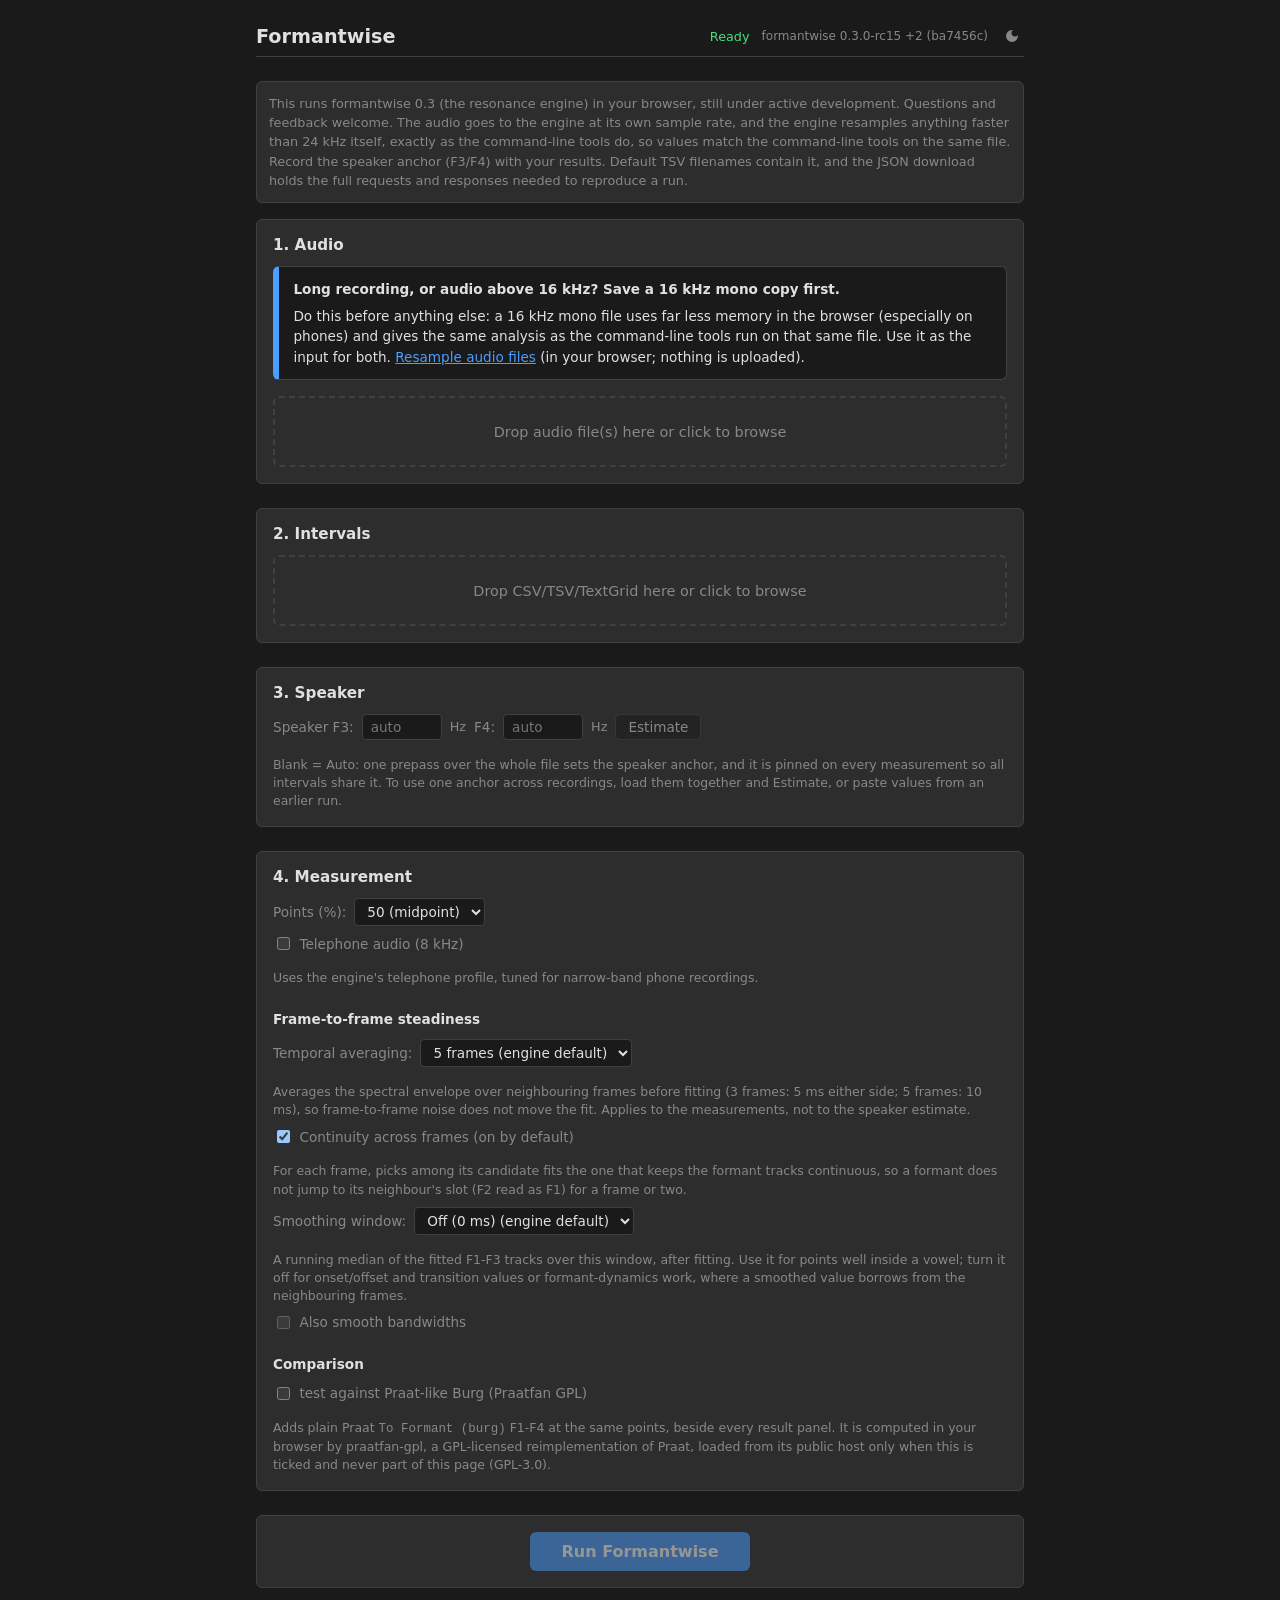
<file: index.html>
<!doctype html>
<html lang="en">
<head>
<meta charset="utf-8" />
<meta name="viewport" content="width=device-width, initial-scale=1" />
<title>Formantwise</title>
<meta name="description" content="Formantwise - vowel formant extraction in the browser" />
<meta http-equiv="refresh" content="0; url=formantwise.html" />
<script>location.replace('formantwise.html' + location.search + location.hash);</script>
</head>
<body><p><a href="formantwise.html">Formantwise</a></p></body>
</html>
</file>
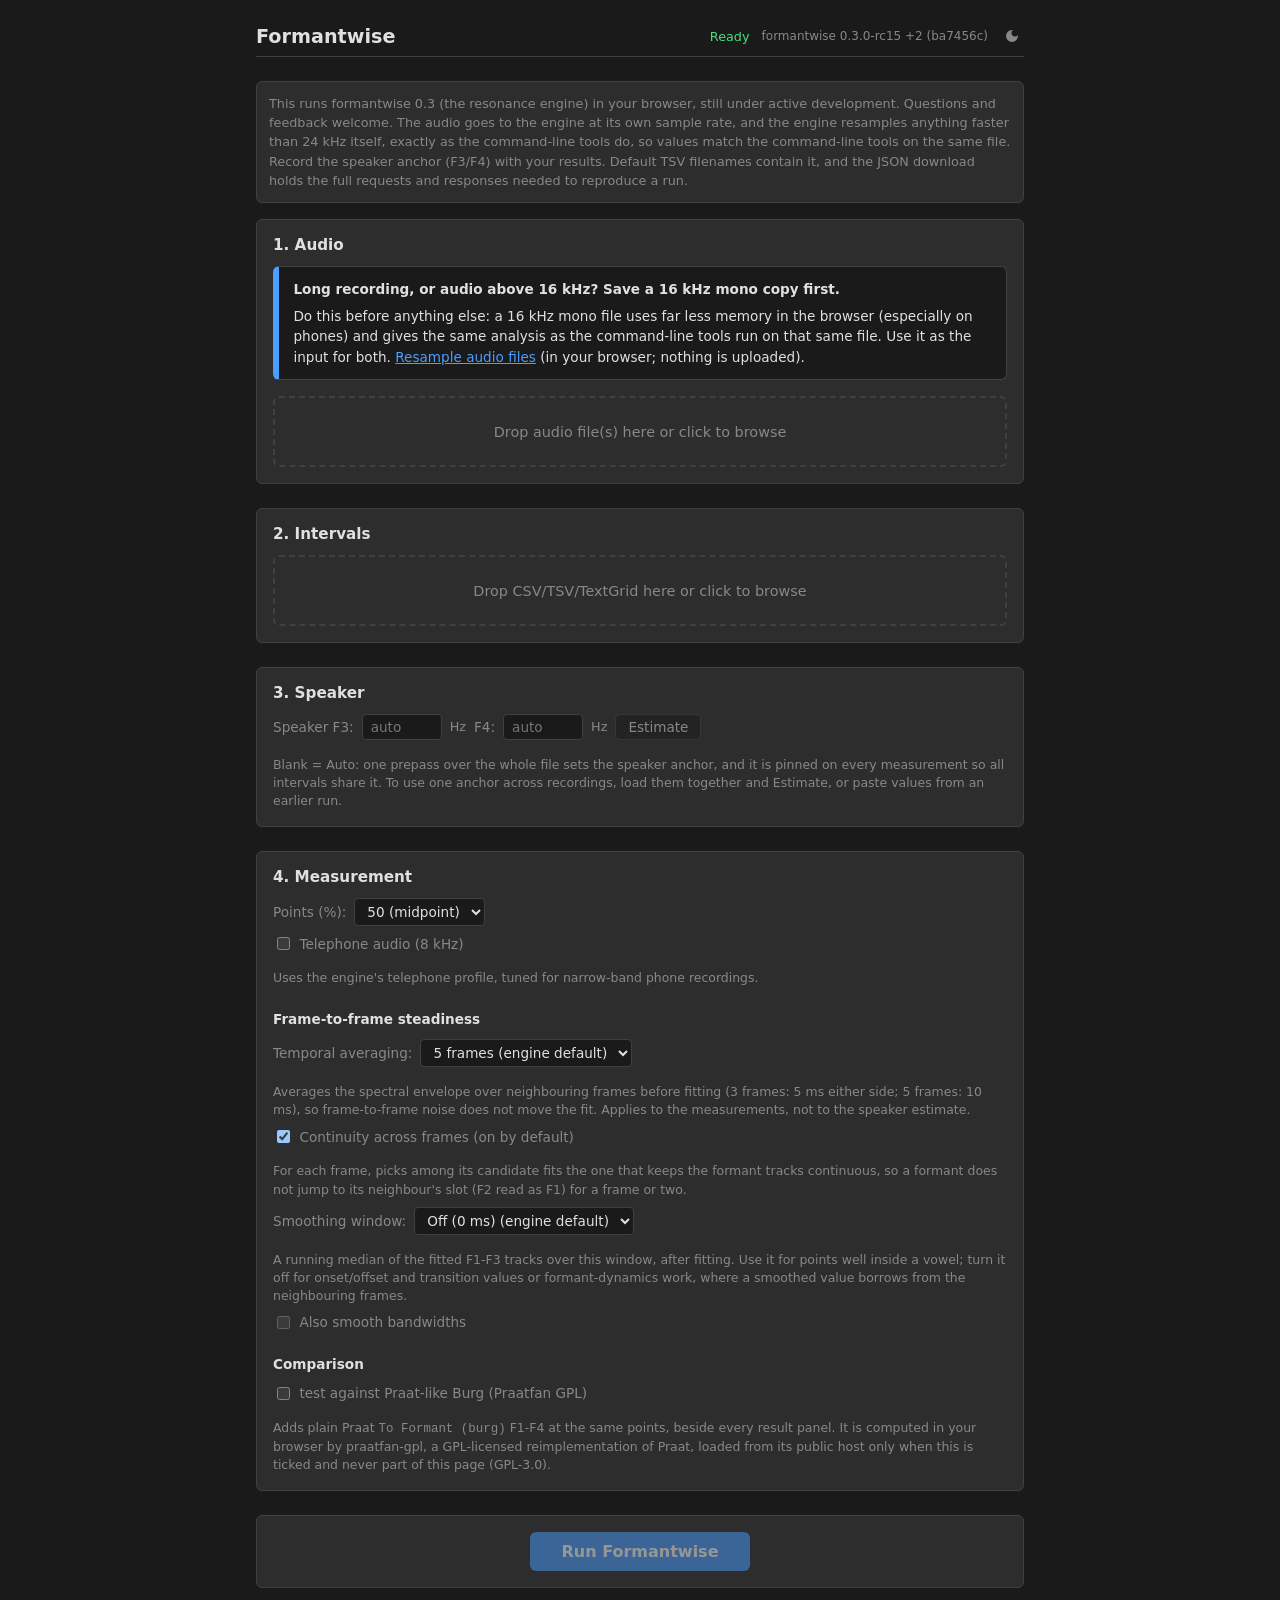
<file: formantwise.html>
<!doctype html>
<html lang="en">
	<head>
		<meta charset="utf-8" />
		<link rel="icon" type="image/png" sizes="32x32" href="./favicon-32.png" />
		<link rel="icon" type="image/png" sizes="192x192" href="./icon-192.png" />
		<link rel="apple-touch-icon" sizes="180x180" href="./apple-touch-icon.png" />
		<meta name="viewport" content="width=device-width, initial-scale=1" />
		<meta name="description" content="Formantwise - vowel formant extraction in the browser" />
		<title>Formantwise</title>
		
		<link href="./_app/immutable/assets/0.Cd2JgyGn.css" rel="stylesheet">
		<link href="./_app/immutable/assets/5.CSBCaCYj.css" rel="stylesheet">
		<link rel="modulepreload" href="./_app/immutable/entry/start.DSqgFA-A.js">
		<link rel="modulepreload" href="./_app/immutable/chunks/CtJIVcbz.js">
		<link rel="modulepreload" href="./_app/immutable/chunks/Cq8vSiRe.js">
		<link rel="modulepreload" href="./_app/immutable/chunks/CO9ziMe3.js">
		<link rel="modulepreload" href="./_app/immutable/chunks/Dh_nFDMP.js">
		<link rel="modulepreload" href="./_app/immutable/entry/app.CrcAJDzx.js">
		<link rel="modulepreload" href="./_app/immutable/chunks/C1FmrZbK.js">
		<link rel="modulepreload" href="./_app/immutable/chunks/CV9ZDthy.js">
		<link rel="modulepreload" href="./_app/immutable/nodes/0.nas5zmvl.js">
		<link rel="modulepreload" href="./_app/immutable/chunks/xMOjxgW7.js">
		<link rel="modulepreload" href="./_app/immutable/nodes/2.BvBYnXrd.js">
		<link rel="modulepreload" href="./_app/immutable/chunks/8HgxdsNw.js">
		<link rel="modulepreload" href="./_app/immutable/nodes/5.COV66oII.js">
		<link rel="modulepreload" href="./_app/immutable/chunks/DAECY2oT.js">
		<link rel="modulepreload" href="./_app/immutable/chunks/C6HdRvh3.js">
		<link rel="modulepreload" href="./_app/immutable/chunks/DsAujsvO.js"><title>Formantwise - Vowel Formant Extraction</title><!-- HEAD_svelte-1i406wz_START --><!-- HEAD_svelte-1i406wz_END -->
	</head>
	<body data-sveltekit-preload-data="hover">
		<div style="display: contents">     <div class="page svelte-wryznd"><header class="page-header svelte-wryznd"><div class="header-left svelte-wryznd"> <h1 class="svelte-wryznd" data-svelte-h="svelte-egu84j">Formantwise</h1></div> <div class="header-right svelte-wryznd"><span class="status loading svelte-wryznd" data-svelte-h="svelte-1pmo9wb">Loading engine...</span> <button class="theme-btn svelte-wryznd" title="Toggle theme"><svg viewBox="0 0 24 24" fill="currentColor" width="16" height="16"><path d="M12 3a9 9 0 109 9c0-.46-.04-.92-.1-1.36a5.389 5.389 0 01-4.4 2.26 5.403 5.403 0 01-3.14-9.8c-.44-.06-.9-.1-1.36-.1z"></path></svg></button></div></header> <main class="content"><p class="disclaimer svelte-wryznd">This runs formantwise 0.3 (the resonance engine) in your browser, still under active development. Questions and feedback welcome. The audio goes to the engine at its own sample rate, and the engine resamples anything faster than 24 kHz itself, exactly as the command-line tools do, so values match the command-line tools on the same file. Record the speaker anchor (F3/F4) with your results. Default TSV filenames contain it, and the JSON download holds the full requests and responses needed to reproduce a run.</p>   <section class="section svelte-wryznd"><h2 class="svelte-wryznd" data-svelte-h="svelte-a7iem7">1. Audio</h2> <div class="recommend svelte-wryznd" role="note" data-svelte-h="svelte-1gho8e6"><p class="recommend-title svelte-wryznd">Long recording, or audio above 16 kHz? Save a 16 kHz mono copy first.</p> <p class="svelte-wryznd">Do this before anything else: a 16 kHz mono file uses far less memory in the browser
					(especially on phones) and gives the same analysis as the command-line tools run on that
					same file. Use it as the input for both.
					<a href="./resample" class="svelte-wryznd">Resample audio files</a> (in your browser; nothing is uploaded).</p></div>  <div class="drop-zone svelte-wryznd"><input type="file" accept=".wav,.flac,.mp3,.ogg" multiple id="audio-input" class="svelte-wryznd"> <label for="audio-input" class="drop-label svelte-wryznd" data-svelte-h="svelte-oqkydc">Drop audio file(s) here or click to browse</label></div>  </section>  <section class="section svelte-wryznd"><h2 class="svelte-wryznd" data-svelte-h="svelte-1e0blog">2. Intervals</h2>  <div class="drop-zone svelte-wryznd"><input type="file" accept=".csv,.tsv,.txt,.TextGrid" id="interval-input" class="svelte-wryznd"> <label for="interval-input" class="drop-label svelte-wryznd" data-svelte-h="svelte-1g37v4f">Drop CSV/TSV/TextGrid here or click to browse</label></div>  </section>  <section class="section svelte-wryznd"><h2 class="svelte-wryznd" data-svelte-h="svelte-1fkaa0u">3. Speaker</h2> <div class="params-grid svelte-wryznd"><div class="form-row svelte-wryznd"><label for="spk-f3" title="The speaker's F3, which scales every fit's priors and search boxes" class="svelte-wryznd" data-svelte-h="svelte-1icb6xp">Speaker F3:</label> <input id="spk-f3" type="number" placeholder="auto" class="num-input svelte-wryznd" value=""> <span class="unit svelte-wryznd" data-svelte-h="svelte-d0ejfh">Hz</span> <label for="spk-f4" title="The speaker's F4" class="svelte-wryznd" data-svelte-h="svelte-r3mr0o">F4:</label> <input id="spk-f4" type="number" placeholder="auto" class="num-input svelte-wryznd" value=""> <span class="unit svelte-wryznd" data-svelte-h="svelte-d0ejfh">Hz</span> <button class="estimate-btn svelte-wryznd" disabled>Estimate</button></div>    <p class="hint svelte-wryznd" data-svelte-h="svelte-10xjvwh">Blank = Auto: one prepass over the whole file sets the speaker anchor, and it is pinned on every measurement so all intervals share it. To use one anchor across recordings, load them together and Estimate, or paste values from an earlier run.</p></div></section>  <section class="section svelte-wryznd"><h2 class="svelte-wryznd" data-svelte-h="svelte-18hem8g">4. Measurement</h2> <div class="params-grid svelte-wryznd"><div class="form-row svelte-wryznd"><label for="points-preset" class="svelte-wryznd" data-svelte-h="svelte-y5f23s">Points (%):</label> <select id="points-preset" class="svelte-wryznd"><option value="50" data-svelte-h="svelte-s97lez">50 (midpoint)</option><option value="20,50,80" data-svelte-h="svelte-1qj85ng">20, 50, 80</option><option value="25,50,75" data-svelte-h="svelte-16naxsc">25, 50, 75</option><option value="custom" data-svelte-h="svelte-15u4c16">Custom</option></select> </div>  <div class="form-row svelte-wryznd"><label class="check svelte-wryznd" title="Uses the engine's telephone profile (+telephone.yaml)"><input type="checkbox">
						Telephone audio (8 kHz)</label></div> <p class="hint svelte-wryznd" data-svelte-h="svelte-6juvlu">Uses the engine&#39;s telephone profile, tuned for narrow-band phone recordings.</p>  <h3 class="subhead svelte-wryznd" data-svelte-h="svelte-1etqvyn">Frame-to-frame steadiness</h3> <p class="hint svelte-wryznd" data-svelte-h="svelte-2nsx6h">Reading the engine&#39;s defaults...</p> <div class="form-row svelte-wryznd"><label for="tavg-select" title="Engine key temporal_average (1, 3 or 5)" class="svelte-wryznd" data-svelte-h="svelte-1mg1x6g">Temporal averaging:</label> <select id="tavg-select" disabled class="svelte-wryznd"><option value="1">Off (single frame)</option><option value="3">3 frames</option><option value="5">5 frames</option></select></div> <p class="hint svelte-wryznd" data-svelte-h="svelte-13ch9s9">Averages the spectral envelope over neighbouring frames before fitting (3 frames: 5 ms either side; 5 frames: 10 ms), so frame-to-frame noise does not move the fit. Applies to the measurements, not to the speaker estimate.</p> <div class="form-row svelte-wryznd"><label class="check svelte-wryznd" title="Engine key viterbi_lambda (0 = off)"><input type="checkbox" disabled>
						Continuity across frames</label></div> <p class="hint svelte-wryznd" data-svelte-h="svelte-jwz6t3">For each frame, picks among its candidate fits the one that keeps the formant tracks continuous, so a formant does not jump to its neighbour&#39;s slot (F2 read as F1) for a frame or two.</p>  <div class="form-row svelte-wryznd"><label for="smooth-select" title="Engine key smooth_window_ms (0 = off)" class="svelte-wryznd" data-svelte-h="svelte-a8uor8">Smoothing window:</label> <select id="smooth-select" disabled class="svelte-wryznd"><option value="0">Off (0 ms)</option><option value="15">15 ms</option><option value="25">25 ms</option><option value="40">40 ms</option></select></div> <p class="hint svelte-wryznd">A running median of the fitted F1-F3 tracks over this window, after fitting. Use it for points well inside a vowel; turn it off for onset/offset and transition values or formant-dynamics work, where a smoothed value borrows from the neighbouring frames.</p> <div class="form-row svelte-wryznd"><label class="check svelte-wryznd" title="Adds B1_smooth-B3_smooth beside the raw bandwidths: the same window over each interval's dense track, bandwidths pinned at the engine's bound left out"><input type="checkbox" >
						Also smooth bandwidths</label></div>   <h3 class="subhead svelte-wryznd" data-svelte-h="svelte-9wmtt2">Comparison</h3> <div class="form-row svelte-wryznd"><label class="check svelte-wryznd"><input type="checkbox">
						test against Praat-like Burg (Praatfan GPL)</label></div> <p class="hint svelte-wryznd">Adds plain Praat <code class="svelte-wryznd" data-svelte-h="svelte-198w977">To Formant (burg)</code> F1-F4 at the same points, beside every result panel. It is computed in your browser by praatfan-gpl, a GPL-licensed reimplementation of Praat, loaded from its public host only when this is ticked and never part of this page (GPL-3.0).</p> </div></section>   <section class="section run-section svelte-wryznd"><button class="run-btn svelte-wryznd" disabled>Run Formantwise</button> </section>  </main> </div> 
			
			<script>
				{
					__sveltekit_15zteoi = {
						base: location.protocol === "data:" ? "" : new URL(".", location.href).pathname.slice(0, -1)
					};

					const element = document.currentScript.parentElement;

					Promise.all([
						import("./_app/immutable/entry/start.DSqgFA-A.js"),
						import("./_app/immutable/entry/app.CrcAJDzx.js")
					]).then(([kit, app]) => {
						kit.start(app, element, {
							node_ids: [0, 2, 5],
							data: [null,null,null],
							form: null,
							error: null
						});
					});
				}
			</script>
		</div>
	</body>
</html>
</file>
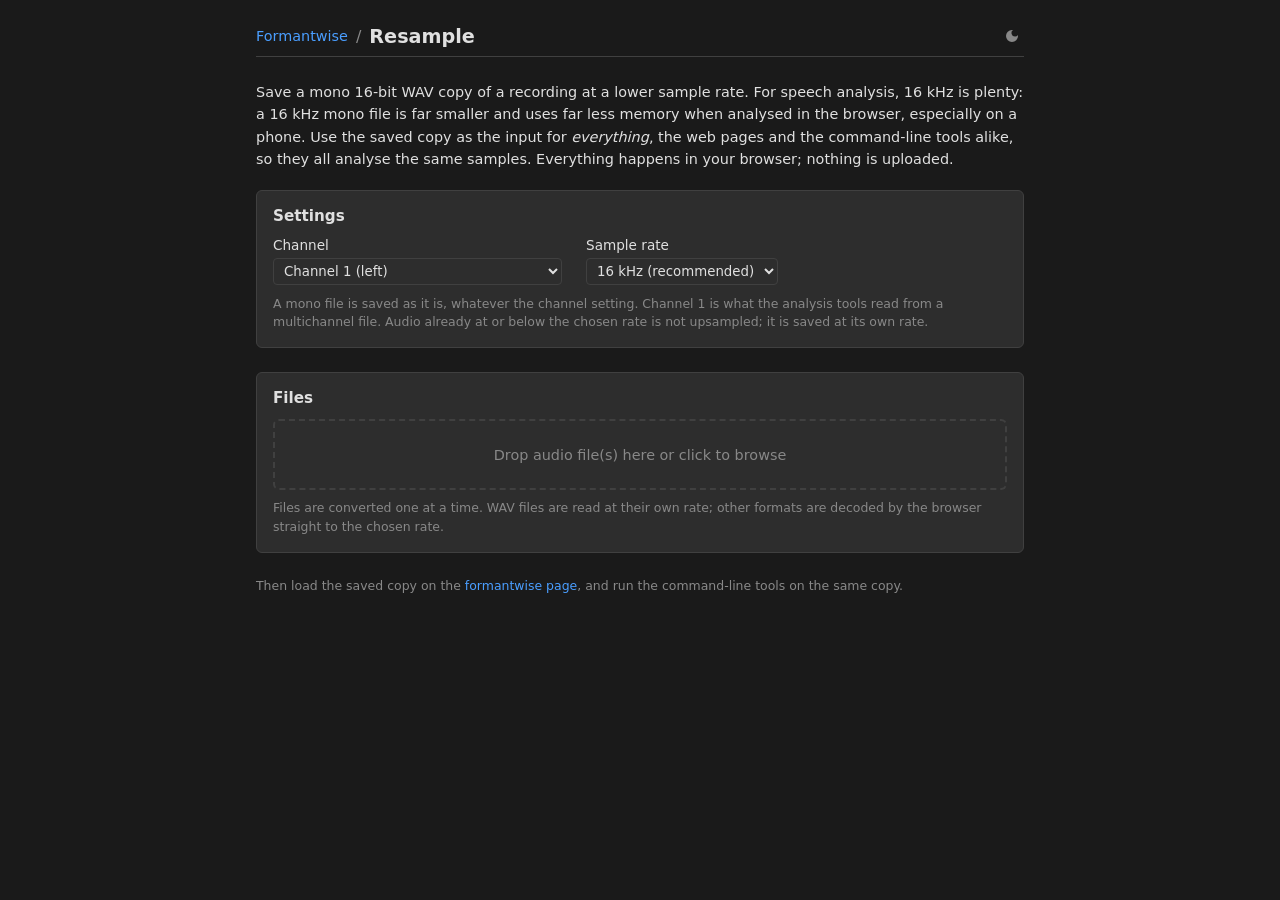
<file: resample.html>
<!doctype html>
<html lang="en">
	<head>
		<meta charset="utf-8" />
		<link rel="icon" type="image/png" sizes="32x32" href="./favicon-32.png" />
		<link rel="icon" type="image/png" sizes="192x192" href="./icon-192.png" />
		<link rel="apple-touch-icon" sizes="180x180" href="./apple-touch-icon.png" />
		<meta name="viewport" content="width=device-width, initial-scale=1" />
		<meta name="description" content="Formantwise - vowel formant extraction in the browser" />
		<title>Formantwise</title>
		
		<link href="./_app/immutable/assets/0.Cd2JgyGn.css" rel="stylesheet">
		<link href="./_app/immutable/assets/6.BuXWp9LW.css" rel="stylesheet">
		<link rel="modulepreload" href="./_app/immutable/entry/start.DSqgFA-A.js">
		<link rel="modulepreload" href="./_app/immutable/chunks/CtJIVcbz.js">
		<link rel="modulepreload" href="./_app/immutable/chunks/Cq8vSiRe.js">
		<link rel="modulepreload" href="./_app/immutable/chunks/CO9ziMe3.js">
		<link rel="modulepreload" href="./_app/immutable/chunks/Dh_nFDMP.js">
		<link rel="modulepreload" href="./_app/immutable/entry/app.CrcAJDzx.js">
		<link rel="modulepreload" href="./_app/immutable/chunks/C1FmrZbK.js">
		<link rel="modulepreload" href="./_app/immutable/chunks/CV9ZDthy.js">
		<link rel="modulepreload" href="./_app/immutable/nodes/0.nas5zmvl.js">
		<link rel="modulepreload" href="./_app/immutable/chunks/xMOjxgW7.js">
		<link rel="modulepreload" href="./_app/immutable/nodes/6.BrGdO9je.js">
		<link rel="modulepreload" href="./_app/immutable/chunks/DAECY2oT.js">
		<link rel="modulepreload" href="./_app/immutable/chunks/C6HdRvh3.js">
		<link rel="modulepreload" href="./_app/immutable/chunks/CX1LRO79.js"><title>Resample</title><!-- HEAD_svelte-1o3tfnx_START --><!-- HEAD_svelte-1o3tfnx_END -->
	</head>
	<body data-sveltekit-preload-data="hover">
		<div style="display: contents">     <div class="page svelte-156eq2v"><header class="page-header svelte-156eq2v"><div class="header-left svelte-156eq2v"><a href="./formantwise" class="back-link svelte-156eq2v" data-svelte-h="svelte-oah98n">Formantwise</a> <span class="header-sep svelte-156eq2v" data-svelte-h="svelte-1iq9y0c">/</span> <h1 class="svelte-156eq2v" data-svelte-h="svelte-ubc3tb">Resample</h1></div> <button class="theme-btn svelte-156eq2v" title="Toggle theme"><svg viewBox="0 0 24 24" fill="currentColor" width="16" height="16"><path d="M12 3a9 9 0 109 9c0-.46-.04-.92-.1-1.36a5.389 5.389 0 01-4.4 2.26 5.403 5.403 0 01-3.14-9.8c-.44-.06-.9-.1-1.36-.1z"></path></svg></button></header> <main class="content svelte-156eq2v"><p class="intro svelte-156eq2v" data-svelte-h="svelte-11h87g9">Save a mono 16-bit WAV copy of a recording at a lower sample rate. For speech analysis,
			16 kHz is plenty: a 16 kHz mono file is far smaller and uses far less memory when analysed
			in the browser, especially on a phone. Use the saved copy as the input for <em>everything</em>,
			the web pages and the command-line tools alike, so they all analyse the same samples.
			Everything happens in your browser; nothing is uploaded.</p> <section class="section svelte-156eq2v"><h2 class="svelte-156eq2v" data-svelte-h="svelte-15f2bar">Settings</h2> <div class="settings svelte-156eq2v"><label class="svelte-156eq2v">Channel
					<select  class="svelte-156eq2v"><option value="0" data-svelte-h="svelte-9gzcrw">Channel 1 (left)</option><option value="1" data-svelte-h="svelte-d3791h">Channel 2 (right)</option><option value="mix" data-svelte-h="svelte-17mrr7n">Mono mixdown (mean of all channels)</option></select></label> <label class="svelte-156eq2v">Sample rate
					<select  class="svelte-156eq2v"><option value="16000">16 kHz (recommended)</option><option value="22050">22.05 kHz</option><option value="24000">24 kHz</option></select></label></div> <p class="hint svelte-156eq2v" data-svelte-h="svelte-kvx7f8">A mono file is saved as it is, whatever the channel setting. Channel 1 is what the
				analysis tools read from a multichannel file. Audio already at or below the chosen rate is
				not upsampled; it is saved at its own rate.</p></section> <section class="section svelte-156eq2v"><h2 class="svelte-156eq2v" data-svelte-h="svelte-4q5rlr">Files</h2>  <div class="drop-zone svelte-156eq2v"><input type="file" accept=".wav,.flac,.mp3,.ogg,.m4a,audio/*" multiple id="resample-input" class="svelte-156eq2v"> <label for="resample-input" class="drop-label svelte-156eq2v" data-svelte-h="svelte-803u20">Drop audio file(s) here or click to browse</label></div> <p class="hint svelte-156eq2v" data-svelte-h="svelte-g2tv4q">Files are converted one at a time. WAV files are read at their own rate; other formats are
				decoded by the browser straight to the chosen rate.</p> </section> </main> </div> 
			
			<script>
				{
					__sveltekit_15zteoi = {
						base: location.protocol === "data:" ? "" : new URL(".", location.href).pathname.slice(0, -1)
					};

					const element = document.currentScript.parentElement;

					Promise.all([
						import("./_app/immutable/entry/start.DSqgFA-A.js"),
						import("./_app/immutable/entry/app.CrcAJDzx.js")
					]).then(([kit, app]) => {
						kit.start(app, element, {
							node_ids: [0, 6],
							data: [null,null],
							form: null,
							error: null
						});
					});
				}
			</script>
		</div>
	</body>
</html>
</file>
<file: _app/immutable/assets/0.Cd2JgyGn.css>
*{box-sizing:border-box}:root{color-scheme:dark;--color-bg: #1a1a1a;--color-surface: #2d2d2d;--color-border: #404040;--color-text: #e0e0e0;--color-text-muted: #888;--color-primary: #4a9eff;--color-selection: rgba(74, 158, 255, .3);--color-cursor: #ff6b6b;--color-waveform: #4ade80;--color-pitch: #60a5fa;--color-formant: #f87171;--color-intensity: #fbbf24}:root.light{color-scheme:light;--color-bg: #ffffff;--color-surface: #f5f5f5;--color-border: #d0d0d0;--color-text: #1a1a1a;--color-text-muted: #666;--color-primary: #2563eb;--color-selection: rgba(37, 99, 235, .25);--color-cursor: #dc2626;--color-waveform: #16a34a;--color-pitch: #2563eb;--color-formant: #dc2626;--color-intensity: #d97706}html,body{margin:0;padding:0;height:100%;font-family:-apple-system,BlinkMacSystemFont,Segoe UI,Roboto,sans-serif;background:var(--color-bg);color:var(--color-text)}button{font-family:inherit;cursor:pointer}input,select,textarea{font-family:inherit;background:var(--color-surface);color:var(--color-text);border:1px solid var(--color-border);border-radius:4px;padding:.25rem .4rem}input:focus,select:focus,textarea:focus{outline:none;border-color:var(--color-primary)}option{background:var(--color-surface);color:var(--color-text)}
</file>
<file: _app/immutable/assets/5.CSBCaCYj.css>
.vp-frame.svelte-1wz9ojx.svelte-1wz9ojx{width:100%;border:1px solid var(--color-border);border-radius:4px;overflow:hidden}.vp-svg.svelte-1wz9ojx.svelte-1wz9ojx{display:block;width:100%;height:auto}g.svelte-1wz9ojx:hover>.vp-dot.svelte-1wz9ojx{stroke-width:2.5}.vowel-plot.svelte-1qd2bix.svelte-1qd2bix{margin-top:.5rem}.vp-controls.svelte-1qd2bix.svelte-1qd2bix{display:flex;flex-direction:column;gap:.5rem;margin-bottom:.6rem;font-size:.85rem}.vp-point.svelte-1qd2bix select.svelte-1qd2bix{margin-left:.3rem}.vp-labels.svelte-1qd2bix.svelte-1qd2bix{display:flex;flex-wrap:wrap;align-items:center;gap:.3rem .8rem}.vp-label.svelte-1qd2bix.svelte-1qd2bix{display:inline-flex;align-items:center;gap:.3rem;cursor:pointer;white-space:nowrap}.vp-label.disabled.svelte-1qd2bix.svelte-1qd2bix{color:var(--color-text-muted);cursor:default}.vp-n.svelte-1qd2bix.svelte-1qd2bix{color:var(--color-text-muted)}.vp-mini.svelte-1qd2bix.svelte-1qd2bix{font-size:.75rem;padding:2px 8px;border-radius:4px;cursor:pointer}.vp-pair.svelte-1qd2bix.svelte-1qd2bix{display:grid;grid-template-columns:1fr 1fr;gap:.6rem}@media (max-width: 640px){.vp-pair.svelte-1qd2bix.svelte-1qd2bix{grid-template-columns:1fr}}.vp-caption.svelte-1qd2bix.svelte-1qd2bix{font-size:.78rem;color:var(--color-text-muted);line-height:1.45;margin:.4rem 0 0}.vp-downloads.svelte-1qd2bix.svelte-1qd2bix{display:flex;gap:.5rem;margin-top:.6rem}.vp-btn.svelte-1qd2bix.svelte-1qd2bix{background:var(--color-surface);color:var(--color-text);border:1px solid var(--color-border);border-radius:4px;padding:6px 14px;font-size:.85rem;cursor:pointer}.vp-btn.svelte-1qd2bix.svelte-1qd2bix:hover{filter:brightness(1.1)}.self-class.svelte-1j8zxsz.svelte-1j8zxsz{margin-top:1rem}h3.svelte-1j8zxsz.svelte-1j8zxsz{font-size:.85rem;font-weight:600;margin:.75rem 0 .5rem}h4.svelte-1j8zxsz.svelte-1j8zxsz{font-size:.8rem;font-weight:600;margin:.75rem 0 .35rem}.hint.selection.svelte-1j8zxsz.svelte-1j8zxsz{color:var(--color-text)}.hint.svelte-1j8zxsz.svelte-1j8zxsz{font-size:.78rem;color:var(--color-text-muted);line-height:1.45;margin:.5rem 0}.table-wrap.svelte-1j8zxsz.svelte-1j8zxsz{overflow-x:auto;border:1px solid var(--color-border);border-radius:4px}table.svelte-1j8zxsz.svelte-1j8zxsz{border-collapse:collapse;font-size:.8rem;white-space:nowrap;width:100%}th.svelte-1j8zxsz.svelte-1j8zxsz,td.svelte-1j8zxsz.svelte-1j8zxsz{padding:4px 8px;border-bottom:1px solid var(--color-border);text-align:left}th.svelte-1j8zxsz.svelte-1j8zxsz{background:var(--color-bg);font-weight:600}.confusion.svelte-1j8zxsz td.svelte-1j8zxsz,.confusion.svelte-1j8zxsz th.svelte-1j8zxsz:not(:first-child){text-align:right}.confusion.svelte-1j8zxsz td.diag.svelte-1j8zxsz{font-weight:600}.confusion.svelte-1j8zxsz td.zero.svelte-1j8zxsz{color:var(--color-text-muted)}.params.svelte-1j8zxsz.svelte-1j8zxsz{display:flex;flex-wrap:wrap;gap:.4rem 1.2rem;font-size:.8rem;margin:.25rem 0 .5rem}.params.svelte-1j8zxsz label.svelte-1j8zxsz{display:flex;align-items:center;gap:.3rem}.num.svelte-1j8zxsz.svelte-1j8zxsz{width:4.5em}details.svelte-1j8zxsz.svelte-1j8zxsz{margin-top:.75rem;font-size:.8rem}summary.svelte-1j8zxsz.svelte-1j8zxsz{cursor:pointer}.page.svelte-wryznd.svelte-wryznd.svelte-wryznd{max-width:800px;margin:0 auto;padding:1rem;font-family:-apple-system,BlinkMacSystemFont,Segoe UI,system-ui,sans-serif}.page-header.svelte-wryznd.svelte-wryznd.svelte-wryznd{display:flex;align-items:center;justify-content:space-between;padding:.5rem 0;border-bottom:1px solid var(--color-border);margin-bottom:1.5rem}.header-left.svelte-wryznd.svelte-wryznd.svelte-wryznd{display:flex;align-items:center;gap:.5rem}.back-link.svelte-wryznd.svelte-wryznd.svelte-wryznd{color:var(--color-primary);text-decoration:none;font-size:.9rem}.back-link.svelte-wryznd.svelte-wryznd.svelte-wryznd:hover{text-decoration:underline}.header-sep.svelte-wryznd.svelte-wryznd.svelte-wryznd{color:var(--color-text-muted)}h1.svelte-wryznd.svelte-wryznd.svelte-wryznd{font-size:1.2rem;font-weight:600;margin:0}.header-right.svelte-wryznd.svelte-wryznd.svelte-wryznd{display:flex;align-items:center;gap:.75rem}.status.svelte-wryznd.svelte-wryznd.svelte-wryznd{font-size:.8rem}.status.loading.svelte-wryznd.svelte-wryznd.svelte-wryznd{color:var(--color-text-muted)}.status.ready.svelte-wryznd.svelte-wryznd.svelte-wryznd{color:#4ade80}.pair.svelte-wryznd.svelte-wryznd.svelte-wryznd{display:grid;grid-template-columns:1fr 1fr;gap:1rem}.pair-title.svelte-wryznd.svelte-wryznd.svelte-wryznd{font-size:.95rem;margin:.5rem 0 .3rem}.burg-title.svelte-wryznd.svelte-wryznd.svelte-wryznd,.burg-stats.svelte-wryznd.svelte-wryznd.svelte-wryznd,.burg-table.svelte-wryznd td.svelte-wryznd.svelte-wryznd{color:var(--color-text-muted)}.burg-table.svelte-wryznd td.na.svelte-wryznd.svelte-wryznd{font-style:italic}.burg-na.svelte-wryznd.svelte-wryznd.svelte-wryznd{margin-top:.4rem}.ceiling-input.svelte-wryznd.svelte-wryznd.svelte-wryznd{width:7em}@media (max-width: 640px){.pair.svelte-wryznd.svelte-wryznd.svelte-wryznd{grid-template-columns:1fr}}.version-note.svelte-wryznd.svelte-wryznd.svelte-wryznd{margin:.75rem 0;padding:.6rem .8rem;border-left:3px solid #4ade80;background:var(--color-surface, rgba(127, 127, 127, .08));font-size:.85rem}.version-note.svelte-wryznd p.svelte-wryznd.svelte-wryznd{margin:.2rem 0}.version-line.svelte-wryznd.svelte-wryznd.svelte-wryznd{display:flex;flex-wrap:wrap;align-items:center;gap:.5rem}.version-id.svelte-wryznd.svelte-wryznd.svelte-wryznd{-webkit-user-select:all;user-select:all;overflow-wrap:anywhere}.copy-btn.svelte-wryznd.svelte-wryznd.svelte-wryznd{font-size:.75rem;padding:.1rem .5rem;cursor:pointer}.engine-version.svelte-wryznd.svelte-wryznd.svelte-wryznd{font-size:.75rem;color:var(--color-text-muted);font-variant-numeric:tabular-nums}.theme-btn.svelte-wryznd.svelte-wryznd.svelte-wryznd{background:none;border:none;color:var(--color-text-muted);cursor:pointer;padding:4px;display:flex;align-items:center}.theme-btn.svelte-wryznd.svelte-wryznd.svelte-wryznd:hover{color:var(--color-text)}.section.svelte-wryznd.svelte-wryznd.svelte-wryznd{margin-bottom:1.5rem;padding:1rem;background:var(--color-surface);border:1px solid var(--color-border);border-radius:6px}h2.svelte-wryznd.svelte-wryznd.svelte-wryznd{font-size:.95rem;font-weight:600;margin:0 0 .75rem}h3.svelte-wryznd.svelte-wryznd.svelte-wryznd{font-size:.85rem;font-weight:600;margin:.75rem 0 .5rem}.drop-zone.svelte-wryznd.svelte-wryznd.svelte-wryznd{border:2px dashed var(--color-border);border-radius:6px;padding:1.5rem;text-align:center;position:relative}.drop-zone.svelte-wryznd.svelte-wryznd.svelte-wryznd:hover{border-color:var(--color-primary)}.drop-zone.svelte-wryznd input[type=file].svelte-wryznd.svelte-wryznd{position:absolute;top:0;right:0;bottom:0;left:0;opacity:0;cursor:pointer}.drop-label.svelte-wryznd.svelte-wryznd.svelte-wryznd{color:var(--color-text-muted);font-size:.9rem;cursor:pointer}.file-info.svelte-wryznd.svelte-wryznd.svelte-wryznd{margin:.5rem 0 0;font-size:.85rem;color:var(--color-text)}.file-list.svelte-wryznd.svelte-wryznd.svelte-wryznd{margin-top:.5rem;display:flex;flex-direction:column;gap:.25rem}.file-radio.svelte-wryznd.svelte-wryznd.svelte-wryznd{display:flex;align-items:center;gap:.4rem;font-size:.85rem;cursor:pointer}.file-radio.svelte-wryznd span.svelte-wryznd.svelte-wryznd{color:var(--color-text-muted)}.file-radio.svelte-wryznd span.active.svelte-wryznd.svelte-wryznd{color:var(--color-text);font-weight:500}.error.svelte-wryznd.svelte-wryznd.svelte-wryznd{color:#f87171;font-size:.85rem;margin:.5rem 0 0}.textgrid-options.svelte-wryznd.svelte-wryznd.svelte-wryznd{margin-top:.75rem;display:flex;flex-direction:column;gap:.5rem}.form-row.svelte-wryznd.svelte-wryznd.svelte-wryznd{display:flex;align-items:center;gap:.5rem;flex-wrap:wrap}.form-row.svelte-wryznd label.svelte-wryznd.svelte-wryznd{font-size:.85rem;color:var(--color-text-muted);white-space:nowrap}select.svelte-wryznd.svelte-wryznd.svelte-wryznd,.regex-input.svelte-wryznd.svelte-wryznd.svelte-wryznd,.num-input.svelte-wryznd.svelte-wryznd.svelte-wryznd{background:var(--color-bg);color:var(--color-text);border:1px solid var(--color-border);border-radius:4px;padding:4px 8px;font-size:.85rem;font-family:inherit}.num-input.svelte-wryznd.svelte-wryznd.svelte-wryznd{width:80px}.regex-input.svelte-wryznd.svelte-wryznd.svelte-wryznd{flex:1;min-width:120px;font-family:monospace}.regex-input.readonly.svelte-wryznd.svelte-wryznd.svelte-wryznd{opacity:.7}.unit.svelte-wryznd.svelte-wryznd.svelte-wryznd{font-size:.8rem;color:var(--color-text-muted)}.match-count.svelte-wryznd.svelte-wryznd.svelte-wryznd{margin:0;font-size:.85rem;color:var(--color-primary);font-weight:500}.params-grid.svelte-wryznd.svelte-wryznd.svelte-wryznd{display:flex;flex-direction:column;gap:.5rem}.estimate-btn.svelte-wryznd.svelte-wryznd.svelte-wryznd{background:var(--color-bg);color:var(--color-text);border:1px solid var(--color-border);border-radius:4px;padding:4px 12px;font-size:.85rem;cursor:pointer}.estimate-btn.svelte-wryznd.svelte-wryznd.svelte-wryznd:hover:not(:disabled){border-color:var(--color-primary)}.estimate-btn.svelte-wryznd.svelte-wryznd.svelte-wryznd:disabled{opacity:.5;cursor:default}.run-section.svelte-wryznd.svelte-wryznd.svelte-wryznd{text-align:center}.run-btn.svelte-wryznd.svelte-wryznd.svelte-wryznd{background:var(--color-primary);color:#fff;border:none;border-radius:6px;padding:10px 32px;font-size:1rem;font-weight:600;cursor:pointer}.run-btn.svelte-wryznd.svelte-wryznd.svelte-wryznd:hover:not(:disabled){filter:brightness(1.1)}.run-btn.svelte-wryznd.svelte-wryznd.svelte-wryznd:disabled{opacity:.5;cursor:default}.progress-bar.svelte-wryznd.svelte-wryznd.svelte-wryznd{height:6px;background:var(--color-border);border-radius:3px;margin-top:.75rem;overflow:hidden}.progress-fill.svelte-wryznd.svelte-wryznd.svelte-wryznd{height:100%;background:var(--color-primary);transition:width .1s ease}.progress-label.svelte-wryznd.svelte-wryznd.svelte-wryznd{font-size:.8rem;color:var(--color-text-muted);margin-top:.25rem}.results-section.svelte-wryznd h2.svelte-wryznd.svelte-wryznd{margin-bottom:.5rem}.result-stats.svelte-wryznd.svelte-wryznd.svelte-wryznd{font-size:.85rem;line-height:1.6}.result-stats.svelte-wryznd p.svelte-wryznd.svelte-wryznd{margin:0}.elapsed.svelte-wryznd.svelte-wryznd.svelte-wryznd{color:var(--color-text-muted)}.download-buttons.svelte-wryznd.svelte-wryznd.svelte-wryznd{display:flex;gap:.5rem;margin-top:.75rem}.download-btn.svelte-wryznd.svelte-wryznd.svelte-wryznd{background:var(--color-primary);color:#fff;border:none;border-radius:4px;padding:8px 20px;font-size:.9rem;cursor:pointer}.download-btn.secondary.svelte-wryznd.svelte-wryznd.svelte-wryznd{background:var(--color-surface);color:var(--color-text);border:1px solid var(--color-border)}.download-btn.svelte-wryznd.svelte-wryznd.svelte-wryznd:hover{filter:brightness(1.1)}.disclaimer.svelte-wryznd.svelte-wryznd.svelte-wryznd{font-size:.8rem;color:var(--color-text-muted);line-height:1.5;margin-bottom:1rem;padding:.75rem;background:var(--color-surface);border:1px solid var(--color-border);border-radius:6px}.recommend.svelte-wryznd.svelte-wryznd.svelte-wryznd{font-size:.85rem;line-height:1.5;margin:0 0 1rem;padding:.75rem .9rem;border:1px solid var(--color-border);border-left:6px solid var(--color-primary);border-radius:6px;background:var(--color-bg)}.recommend.svelte-wryznd p.svelte-wryznd.svelte-wryznd{margin:0}.recommend.svelte-wryznd p.svelte-wryznd+p.svelte-wryznd{margin-top:.4rem}.recommend-title.svelte-wryznd.svelte-wryznd.svelte-wryznd{font-weight:600}.recommend.svelte-wryznd a.svelte-wryznd.svelte-wryznd{color:var(--color-primary)}.memory-hint.svelte-wryznd.svelte-wryznd.svelte-wryznd{margin:.75rem 0 0}.error-section.svelte-wryznd.svelte-wryznd.svelte-wryznd{display:flex;align-items:center;gap:.75rem}.dismiss-btn.svelte-wryznd.svelte-wryznd.svelte-wryznd{background:none;border:1px solid var(--color-border);color:var(--color-text-muted);border-radius:4px;padding:4px 12px;font-size:.8rem;cursor:pointer}.hint.svelte-wryznd.svelte-wryznd.svelte-wryznd{font-size:.78rem;color:var(--color-text-muted);line-height:1.45;margin:.5rem 0 0}.preview.svelte-wryznd.svelte-wryznd.svelte-wryznd{margin-top:1rem}.table-wrap.svelte-wryznd.svelte-wryznd.svelte-wryznd{overflow-x:auto;border:1px solid var(--color-border);border-radius:4px}table.svelte-wryznd.svelte-wryznd.svelte-wryznd{border-collapse:collapse;font-size:.8rem;white-space:nowrap;width:100%}th.svelte-wryznd.svelte-wryznd.svelte-wryznd,td.svelte-wryznd.svelte-wryznd.svelte-wryznd{padding:4px 8px;border-bottom:1px solid var(--color-border);text-align:left}th.svelte-wryznd.svelte-wryznd.svelte-wryznd{background:var(--color-bg);font-weight:600;position:sticky;top:0}tbody.svelte-wryznd tr.svelte-wryznd.svelte-wryznd:hover{background:var(--color-bg)}.check.svelte-wryznd.svelte-wryznd.svelte-wryznd{display:flex;align-items:center;gap:.4rem;cursor:pointer}.hint.svelte-wryznd code.svelte-wryznd.svelte-wryznd{word-break:break-all}.subhead.svelte-wryznd.svelte-wryznd.svelte-wryznd{font-size:.85rem;font-weight:600;margin:1rem 0 .25rem}.link-btn.svelte-wryznd.svelte-wryznd.svelte-wryznd{background:none;border:none;padding:0;font:inherit;color:var(--color-primary);text-decoration:underline;cursor:pointer}.atbox-banner.svelte-wryznd.svelte-wryznd.svelte-wryznd{--atbox-bg:#fde8e8;--atbox-fg:#7f1d1d;--atbox-accent:#dc2626;background:var(--atbox-bg);color:var(--atbox-fg);border:3px solid var(--atbox-accent);border-left-width:10px;border-radius:6px;padding:1rem 1.1rem;margin:0 0 1rem;font-size:.88rem;line-height:1.5;box-shadow:0 0 0 3px #dc262640}html:not(.light) .atbox-banner.svelte-wryznd.svelte-wryznd.svelte-wryznd{--atbox-bg:#450a0a;--atbox-fg:#fee2e2;--atbox-accent:#f87171}.atbox-banner.svelte-wryznd p.svelte-wryznd.svelte-wryznd{margin:.5rem 0 0}.atbox-banner.svelte-wryznd code.svelte-wryznd.svelte-wryznd{font-size:.82rem}.atbox-head.svelte-wryznd.svelte-wryznd.svelte-wryznd{display:flex;align-items:center;gap:.75rem}.atbox-icon.svelte-wryznd.svelte-wryznd.svelte-wryznd{color:var(--atbox-accent);flex:none}.atbox-banner.svelte-wryznd .atbox-title.svelte-wryznd.svelte-wryznd{margin:0;font-size:1.05rem;font-weight:800}.atbox-banner.svelte-wryznd .atbox-sub.svelte-wryznd.svelte-wryznd{margin:.15rem 0 0;font-weight:700;text-transform:uppercase;letter-spacing:.03em;font-size:.8rem}.atbox-counts.svelte-wryznd.svelte-wryznd.svelte-wryznd{margin:.6rem 0 0;padding-left:1.2rem;font-weight:700;font-variant-numeric:tabular-nums}.atbox-counts.svelte-wryznd li.zero.svelte-wryznd.svelte-wryznd{font-weight:400;opacity:.7}.atbox-ack.svelte-wryznd.svelte-wryznd.svelte-wryznd{margin-top:.8rem;background:var(--atbox-accent);color:#fff;border:none;border-radius:4px;padding:8px 16px;font-size:.88rem;font-weight:700;cursor:pointer}.atbox-ack.svelte-wryznd.svelte-wryznd.svelte-wryznd:hover{filter:brightness(1.1)}.atbox-strip.svelte-wryznd.svelte-wryznd.svelte-wryznd{display:flex;align-items:center;gap:.6rem;background:#fde8e8;color:#7f1d1d;border:2px solid #dc2626;border-left-width:8px;border-radius:6px;padding:.5rem .75rem;margin:0 0 1rem;font-size:.85rem}html:not(.light) .atbox-strip.svelte-wryznd.svelte-wryznd.svelte-wryznd{background:#450a0a;color:#fee2e2;border-color:#f87171}.atbox-strip-icon.svelte-wryznd.svelte-wryznd.svelte-wryznd{font-size:1.3rem;color:#dc2626}.atbox-more.svelte-wryznd.svelte-wryznd.svelte-wryznd{margin-left:auto;background:none;border:1px solid currentColor;color:inherit;border-radius:4px;padding:2px 10px;font-size:.8rem;cursor:pointer}td.atbox-cell.svelte-wryznd.svelte-wryznd.svelte-wryznd,.atbox-cell-sample.svelte-wryznd.svelte-wryznd.svelte-wryznd{background:#dc2626;color:#fff;font-weight:700}.atbox-cell-sample.svelte-wryznd.svelte-wryznd.svelte-wryznd{padding:0 4px;border-radius:3px}.atbox-tag.svelte-wryznd.svelte-wryznd.svelte-wryznd{font-size:.7rem;text-transform:uppercase;opacity:.9}
</file>
<file: _app/immutable/assets/6.BuXWp9LW.css>
.page.svelte-156eq2v.svelte-156eq2v{max-width:800px;margin:0 auto;padding:1rem;font-family:-apple-system,BlinkMacSystemFont,Segoe UI,system-ui,sans-serif}.page-header.svelte-156eq2v.svelte-156eq2v{display:flex;align-items:center;justify-content:space-between;padding:.5rem 0;border-bottom:1px solid var(--color-border);margin-bottom:1.5rem}.header-left.svelte-156eq2v.svelte-156eq2v{display:flex;align-items:center;gap:.5rem}.back-link.svelte-156eq2v.svelte-156eq2v,.content.svelte-156eq2v a.svelte-156eq2v{color:var(--color-primary);text-decoration:none}.back-link.svelte-156eq2v.svelte-156eq2v{font-size:.9rem}.back-link.svelte-156eq2v.svelte-156eq2v:hover,.content.svelte-156eq2v a.svelte-156eq2v:hover{text-decoration:underline}.header-sep.svelte-156eq2v.svelte-156eq2v{color:var(--color-text-muted)}h1.svelte-156eq2v.svelte-156eq2v{font-size:1.2rem;font-weight:600;margin:0}h2.svelte-156eq2v.svelte-156eq2v{font-size:.95rem;font-weight:600;margin:0 0 .75rem}.theme-btn.svelte-156eq2v.svelte-156eq2v{background:none;border:none;color:var(--color-text-muted);cursor:pointer;padding:4px;display:flex;align-items:center}.theme-btn.svelte-156eq2v.svelte-156eq2v:hover{color:var(--color-text)}.intro.svelte-156eq2v.svelte-156eq2v{font-size:.9rem;line-height:1.55;margin:0 0 1.25rem}.section.svelte-156eq2v.svelte-156eq2v{margin-bottom:1.5rem;padding:1rem;background:var(--color-surface);border:1px solid var(--color-border);border-radius:6px}.settings.svelte-156eq2v.svelte-156eq2v{display:flex;flex-wrap:wrap;gap:1rem 1.5rem}.settings.svelte-156eq2v label.svelte-156eq2v{display:flex;flex-direction:column;gap:.3rem;font-size:.85rem}.settings.svelte-156eq2v select.svelte-156eq2v{padding:4px 6px;border-radius:4px;max-width:100%}.hint.svelte-156eq2v.svelte-156eq2v{font-size:.78rem;color:var(--color-text-muted);line-height:1.45;margin:.6rem 0 0}.drop-zone.svelte-156eq2v.svelte-156eq2v{border:2px dashed var(--color-border);border-radius:6px;padding:1.5rem;text-align:center;position:relative}.drop-zone.svelte-156eq2v.svelte-156eq2v:hover{border-color:var(--color-primary)}.drop-zone.svelte-156eq2v input[type=file].svelte-156eq2v{position:absolute;top:0;right:0;bottom:0;left:0;opacity:0;cursor:pointer}.drop-label.svelte-156eq2v.svelte-156eq2v{color:var(--color-text-muted);font-size:.9rem}.items.svelte-156eq2v.svelte-156eq2v{list-style:none;padding:0;margin:1rem 0 0;display:flex;flex-direction:column;gap:.5rem}.item.svelte-156eq2v.svelte-156eq2v{display:flex;flex-wrap:wrap;align-items:center;justify-content:space-between;gap:.5rem;padding:.5rem .6rem;border:1px solid var(--color-border);border-radius:4px;background:var(--color-bg)}.item-main.svelte-156eq2v.svelte-156eq2v{display:flex;flex-direction:column;gap:.15rem;min-width:0;font-size:.85rem}.item-name.svelte-156eq2v.svelte-156eq2v{font-weight:600;overflow-wrap:anywhere}.muted.svelte-156eq2v.svelte-156eq2v{color:var(--color-text-muted);font-size:.8rem}.error.svelte-156eq2v.svelte-156eq2v{color:var(--color-cursor);font-size:.8rem}.actions.svelte-156eq2v.svelte-156eq2v{display:flex;flex-wrap:wrap;gap:.5rem;margin-top:.75rem}.download-btn.svelte-156eq2v.svelte-156eq2v{background:var(--color-surface);color:var(--color-text);border:1px solid var(--color-border);border-radius:4px;padding:5px 12px;font-size:.8rem;overflow-wrap:anywhere}.download-btn.primary.svelte-156eq2v.svelte-156eq2v{background:var(--color-primary);border-color:var(--color-primary);color:#fff}.download-btn.svelte-156eq2v.svelte-156eq2v:disabled{opacity:.5;cursor:default}
</file>
